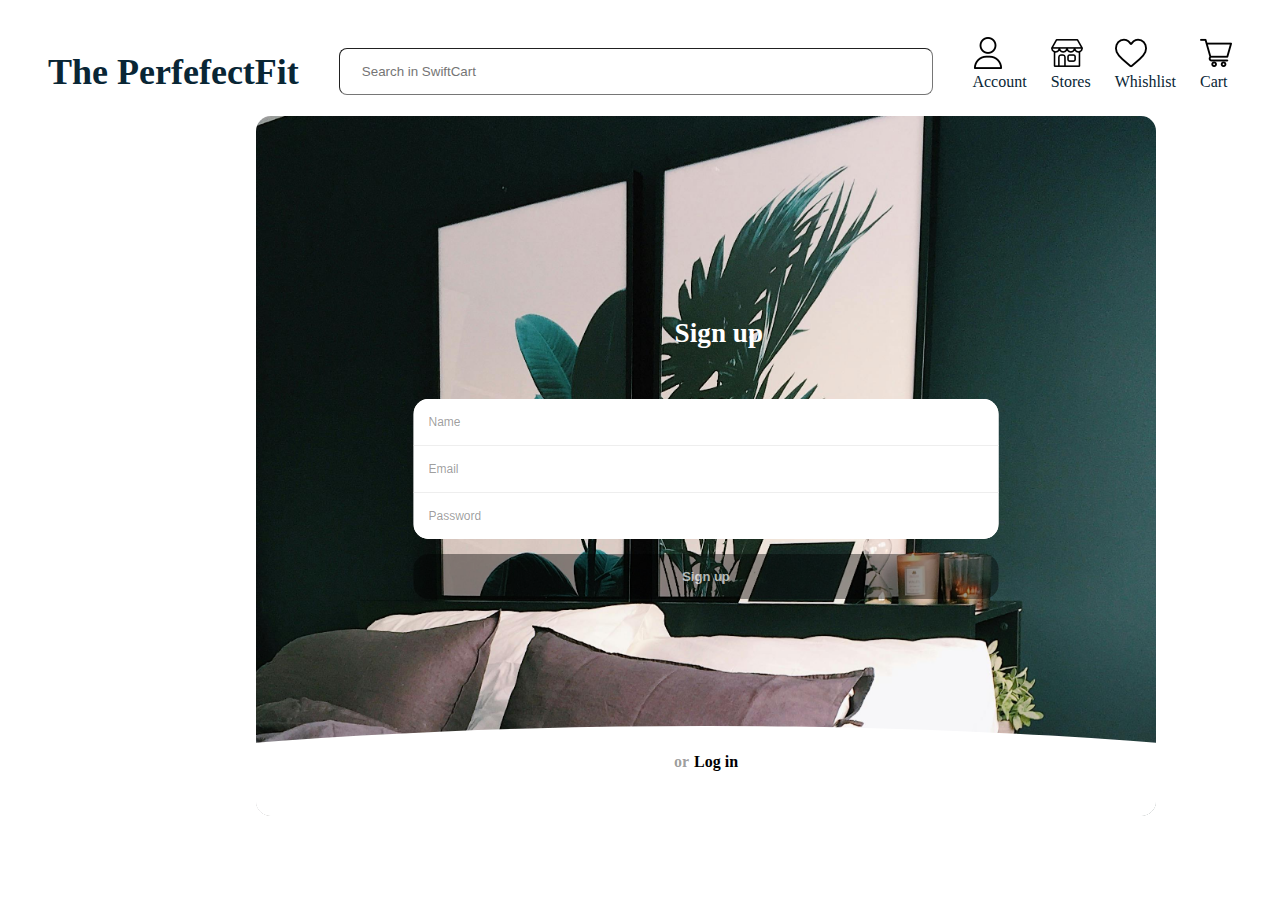
<file: login.html>
<!DOCTYPE html>
<html lang="en">
<head>
    <meta charset="UTF-8">
    <meta name="viewport" content="width=device-width, initial-scale=1.0">
    <title>The PerfectFit</title>
    <link rel="stylesheet" href="CSS/accountlog.css">
</head>
<body>
    <header>
    <nav class="navigation">
      <ul id="nav1">
        <br>
        <a href="index.html"><li><h2>The PerfefectFit</h2></li></a>
      </ul>
      <input class=" searchsection" placeholder="      Search in SwiftCart         "  type="">
      <ul id="nav2">
  
        <a href="login.html"><li><img id="logoimg" src="images/user.png" alt=""><br>Account</li></a>
        <a href="#"><li> <img src="images/shop.png" alt=""></i><br>Stores</li></a>
        <a href="#"><li><img src="images/heart.png" alt=""><br>Whishlist</li></a>
        <a href="#"><li> <img src="images/shopping-cart.png" alt=""><br>Cart</li></a>
      </ul>
    </nav>
    
  
  
  
  </header>

    <div class="form-structor">
        <div class="signup">
            <h2 class="form-title" id="signup"><span>or</span>Sign up</h2>
            <div class="form-holder">
                <input type="text" class="input" placeholder="Name" />
                <input type="email" class="input" placeholder="Email" />
                <input type="password" class="input" placeholder="Password" />
            </div>
            <button class="submit-btn">Sign up</button>
        </div>
        <div class="login slide-up">
            <div class="center">
                <h2 class="form-title" id="login"><span>or</span>Log in</h2>
                <div class="form-holder">
                    <input type="email" class="input" placeholder="Email" />
                    <input type="password" class="input" placeholder="Password" />
                </div>
                <button class="submit-btn">Log in</button>
            </div>
        </div>
    </div>


<script src="script.js"></script>

</body>
</html>
</file>
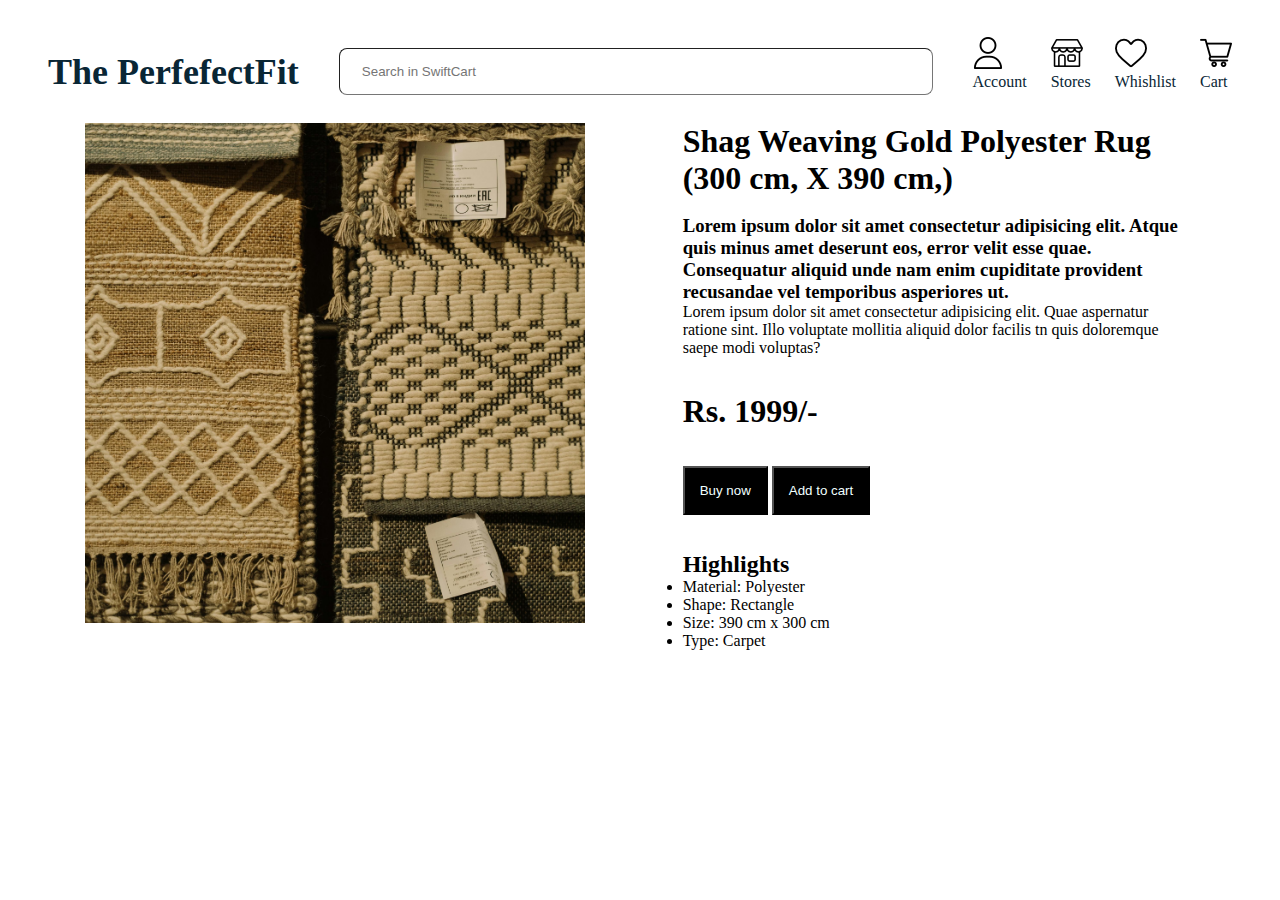
<file: productpage.html>
<!DOCTYPE html>
<html lang="en">
<head>
    <meta charset="UTF-8">
    <meta name="viewport" content="width=device-width, initial-scale=1.0">
    <title>The Perfectfit</title>
    <link rel="stylesheet" href="CSS/product.css">
</head>
<body>
    <header>
        <nav class="navigation">
          <ul id="nav1">
            <br>
            <a href="index.html"><li><h2>The PerfefectFit</h2></li></a>
          </ul>
          <input class=" searchsection" placeholder="      Search in SwiftCart         "  type="">
          <ul id="nav2">
      
            <a href="login.html"><li><img id="logoimg" src="images/user.png" alt=""><br>Account</li></a>
            <a href="#"><li> <img src="images/shop.png" alt=""></i><br>Stores</li></a>
            <a href="#"><li><img src="images/heart.png" alt=""><br>Whishlist</li></a>
            <a href="#"><li> <img src="images/shopping-cart.png" alt=""><br>Cart</li></a>
          </ul>
        </nav>
      </header>
    

<div class="productdesc">
<div class="productimage">
    <img src="images/rugs.jpg" alt="">

</div>
<div class="aboutproduct">
    <h1>Shag Weaving Gold Polyester Rug  (300 cm, X 390 cm,) </h1>
    <br>
    <h3>Lorem ipsum dolor sit amet consectetur adipisicing elit. Atque quis minus amet deserunt eos, error velit esse quae. Consequatur aliquid unde nam enim cupiditate provident recusandae vel temporibus asperiores ut.
    </h3>
    <p>Lorem ipsum dolor sit amet consectetur adipisicing elit. Quae aspernatur ratione sint. Illo voluptate mollitia aliquid dolor facilis tn quis doloremque saepe modi voluptas?</p>
    <br><br>
    <h1>Rs. 1999/-</h1>
    <br><br>
<div class="buy"><button>Buy now</button>
<button>Add to cart</button></div>
<br><br>
<div class="highlights">
    <ul><h2>Highlights</h2>
        <li>
            Material: Polyester
        </li>
        <li>
            Shape: Rectangle
        </li>
        <li>Size: 390 cm x 300 cm</li>
        <li>
            Type: Carpet
        </li>
    </ul>
</div>
</div>
</div>




</body>
</html>
</file>
<file: CSS/accountlog.css>
@import url("https://fonts.googleapis.com/css?family=Fira+Sans");
*{
	margin: 0;
	padding: 0;
  
  }
  body{
	font-family: "cormorant-garamond-regular";
	background-color:white;
	color: #000000;
  
	





/*    navigation section       */
header{
	background-color: white;
	padding: 8px 0 8px;
  }
  .navigation{
	display: flex;
	justify-content:space-between;
	padding: 0 3em 0 3em;
  margin-top: 25px;
	list-style: none;
	text-decoration: none;
  
  }
  .searchsection{
	width: 50%;
	height: 45px;
	margin-top: 15px;
	border-radius: 8px;
	border-width: thin;
  }
  .navigation ul a h2{
	text-decoration: none;
	
  }
  
  #nav2{
	display: flex;
	grid-gap: 1.5em;
	justify-content:center;
	align-items: center;
  }
  #nav1 a{
	list-style: none;
	text-decoration:none;
	color: #092635;
	font-size: 1.5rem;
  }
  #nav2 a{
	list-style: none;
	text-decoration:none;
	color: #092635;
  }
  nav ul li {
	list-style: none;
	text-decoration: none;
  }
  nav ul a li {
	text-decoration: none;
  }
  
  


.form-structor {
	background-color: #222;
	border-radius: 15px;
	height: 700px;
	width: 900px;
	position: relative;
	overflow: hidden;
    background-image: url('../images/bedroom.jpg');
    object-fit: cover;
    background-size: cover;
	margin: 1%  0 0 20%;

	
	&::after {
		content: '';
		opacity: .8;
		position: absolute;
		top: 0;right:0;bottom:0;left:0;
		background-repeat: no-repeat;
		background-position: left bottom;
		background-size: 500px;
	}
	
	.signup {
		position: absolute;
		top: 50%;
		left: 50%;
		-webkit-transform: translate(-50%, -50%);
		width: 65%;
		z-index: 5;
		-webkit-transition: all .3s ease;
		
		
		&.slide-up {
			top: 5%;
			-webkit-transform: translate(-50%, 0%);
			-webkit-transition: all .3s ease;
		}
		
		&.slide-up .form-holder,
		&.slide-up .submit-btn {
			opacity: 0;
			visibility: hidden;
		}
		
		&.slide-up .form-title {
			font-size: 1em;
			cursor: pointer;
		}
		
		&.slide-up .form-title span {
			margin-right: 5px;
			opacity: 1;
			visibility: visible;
			-webkit-transition: all .3s ease;
		}
		
		.form-title {
			color: #fff;
			font-size: 1.7em;
			text-align: center;
			
			span {
				color: rgba(0,0,0,0.4);
				opacity: 0;
				visibility: hidden;
				-webkit-transition: all .3s ease;
			}
		}
		
		.form-holder {
			border-radius: 15px;
			background-color: #fff;
			overflow: hidden;
			margin-top: 50px;
			opacity: 1;
			visibility: visible;
			-webkit-transition: all .3s ease;
			
			.input {
				border: 0;
				outline: none;
				box-shadow: none;
				display: block;
				height: 30px;
				line-height: 30px;
				padding: 8px 15px;
				border-bottom: 1px solid #eee;
				width: 100%;
				font-size: 12px;
				
				&:last-child {
					border-bottom: 0;
				}
				&::-webkit-input-placeholder {
					color: rgba(0,0,0,0.4);
				}
			}
		}
		
		.submit-btn {
			background-color: rgba(0,0,0,0.4);
			color: rgba(256,256,256,0.7);
			border:0;
			border-radius: 15px;
			display: block;
			margin: 15px auto; 
			padding: 15px 45px;
			width: 100%;
			font-size: 13px;
			font-weight: bold;
			cursor: pointer;
			opacity: 1;
			visibility: visible;
			-webkit-transition: all .3s ease;
			
			&:hover {
				transition: all .3s ease;
				background-color: rgba(0,0,0,0.8);
			}
		}
	}
	
	.login {
		position: absolute;
		top: 20%;
		left: 0;
		right: 0;
		bottom: 0;
		background-color: #fff;
		z-index: 5;
		-webkit-transition: all .3s ease;
		
		&::before {
			content: '';
			position: absolute;
			left: 50%;
			top: -20px;
			-webkit-transform: translate(-50%, 0);
			background-color: #fff;
			width: 200%;
			height: 250px;
			border-radius: 50%;
			z-index: 4;
			-webkit-transition: all .3s ease;
		}
		
		.center {
			position: absolute;
			top: calc(50% - 10%);
			left: 50%;
			-webkit-transform: translate(-50%, -50%);
			width: 65%;
			z-index: 5;
			-webkit-transition: all .3s ease;
			
			.form-title {
				color: #000;
				font-size: 1.7em;
				text-align: center;

				span {
					color: rgba(0,0,0,0.4);
					opacity: 0;
			    visibility: hidden;
				  -webkit-transition: all .3s ease;
				}
			}

			.form-holder {
				border-radius: 15px;
				background-color: #fff;
				border: 1px solid #eee;
				overflow: hidden;
				margin-top: 50px;
				opacity: 1;
				visibility: visible;
				-webkit-transition: all .3s ease;

				.input {
					border: 0;
					outline: none;
					box-shadow: none;
					display: block;
					height: 30px;
					line-height: 30px;
					padding: 8px 15px;
					border-bottom: 1px solid #eee;
					width: 100%;
					font-size: 12px;

					&:last-child {
						border-bottom: 0;
					}
					&::-webkit-input-placeholder {
						color: rgba(0,0,0,0.4);
					}
				}
			}

			.submit-btn {
				background-color: #6B92A4;
				color: rgba(256,256,256,0.7);
				border:0;
				border-radius: 15px;
				display: block;
				margin: 15px auto; 
				padding: 15px 45px;
				width: 100%;
				font-size: 13px;
				font-weight: bold;
				cursor: pointer;
				opacity: 1;
				visibility: visible;
				-webkit-transition: all .3s ease;

				&:hover {
					transition: all .3s ease;
					background-color: rgba(0,0,0,0.8);
				}
			}
		}
		
		&.slide-up {
			top: 90%;
			-webkit-transition: all .3s ease;
		}
		
		&.slide-up .center {
			top: 10%;
			-webkit-transform: translate(-50%, 0%);
			-webkit-transition: all .3s ease;
		}
		
		&.slide-up .form-holder,
		&.slide-up .submit-btn {
			opacity: 0;
			visibility: hidden;
			-webkit-transition: all .3s ease;
		}
		
		&.slide-up .form-title {
			font-size: 1em;
			margin: 0;
			padding: 0;
			cursor: pointer;
			-webkit-transition: all .3s ease;
		}
		
		&.slide-up .form-title span {
			margin-right: 5px;
			opacity: 1;
			visibility: visible;
			-webkit-transition: all .3s ease;
		}
	}
}
</file>
<file: CSS/product.css>
*{
    margin: 0;
    padding: 0;
}
body{
    font-family: "cormorant-garamond-regular";
    background-color:white;
    color: #000000;
  
  }

/*    navigation section       */
header{
    background-color: white;
    padding: 8px 0 8px;
  }
  .navigation{
    display: flex;
    justify-content:space-between;
    padding: 0 3em 0 3em;
  margin-top: 25px;
    list-style: none;
    text-decoration: none;
  
  }
  .searchsection{
    width: 50%;
    height: 45px;
    margin-top: 15px;
    border-radius: 8px;
    border-width: thin;
  }
  .navigation ul a h2{
    text-decoration: none;
    
  }
  
  #nav2{
    display: flex;
    grid-gap: 1.5em;
    justify-content:center;
    align-items: center;
  }
  #nav1 a{
    list-style: none;
    text-decoration:none;
    color: #092635;
    font-size: 1.5rem;
  }
  #nav2 a{
    list-style: none;
    text-decoration:none;
    color: #092635;
  }
  nav ul li {
    list-style: none;
    text-decoration: none;
  }
  nav ul a li {
    text-decoration: none;
  }
  
  
  
  .productdesc{
    display: flex;
    justify-content: space-evenly;
    margin-top: 20px;


  }
  .productimage{
    background-size: cover;
    object-fit: cover; 
    width: 40%;
  }
  .productimage img{
    height: 500px;
    width: 500px;
    background-size: cover;
    object-fit: cover;
  }
  .aboutproduct{
    width: 40%;
  }
  button{
    padding: 15px 15px;
    background-color: #000000;
    color: azure;

  }
</file>
